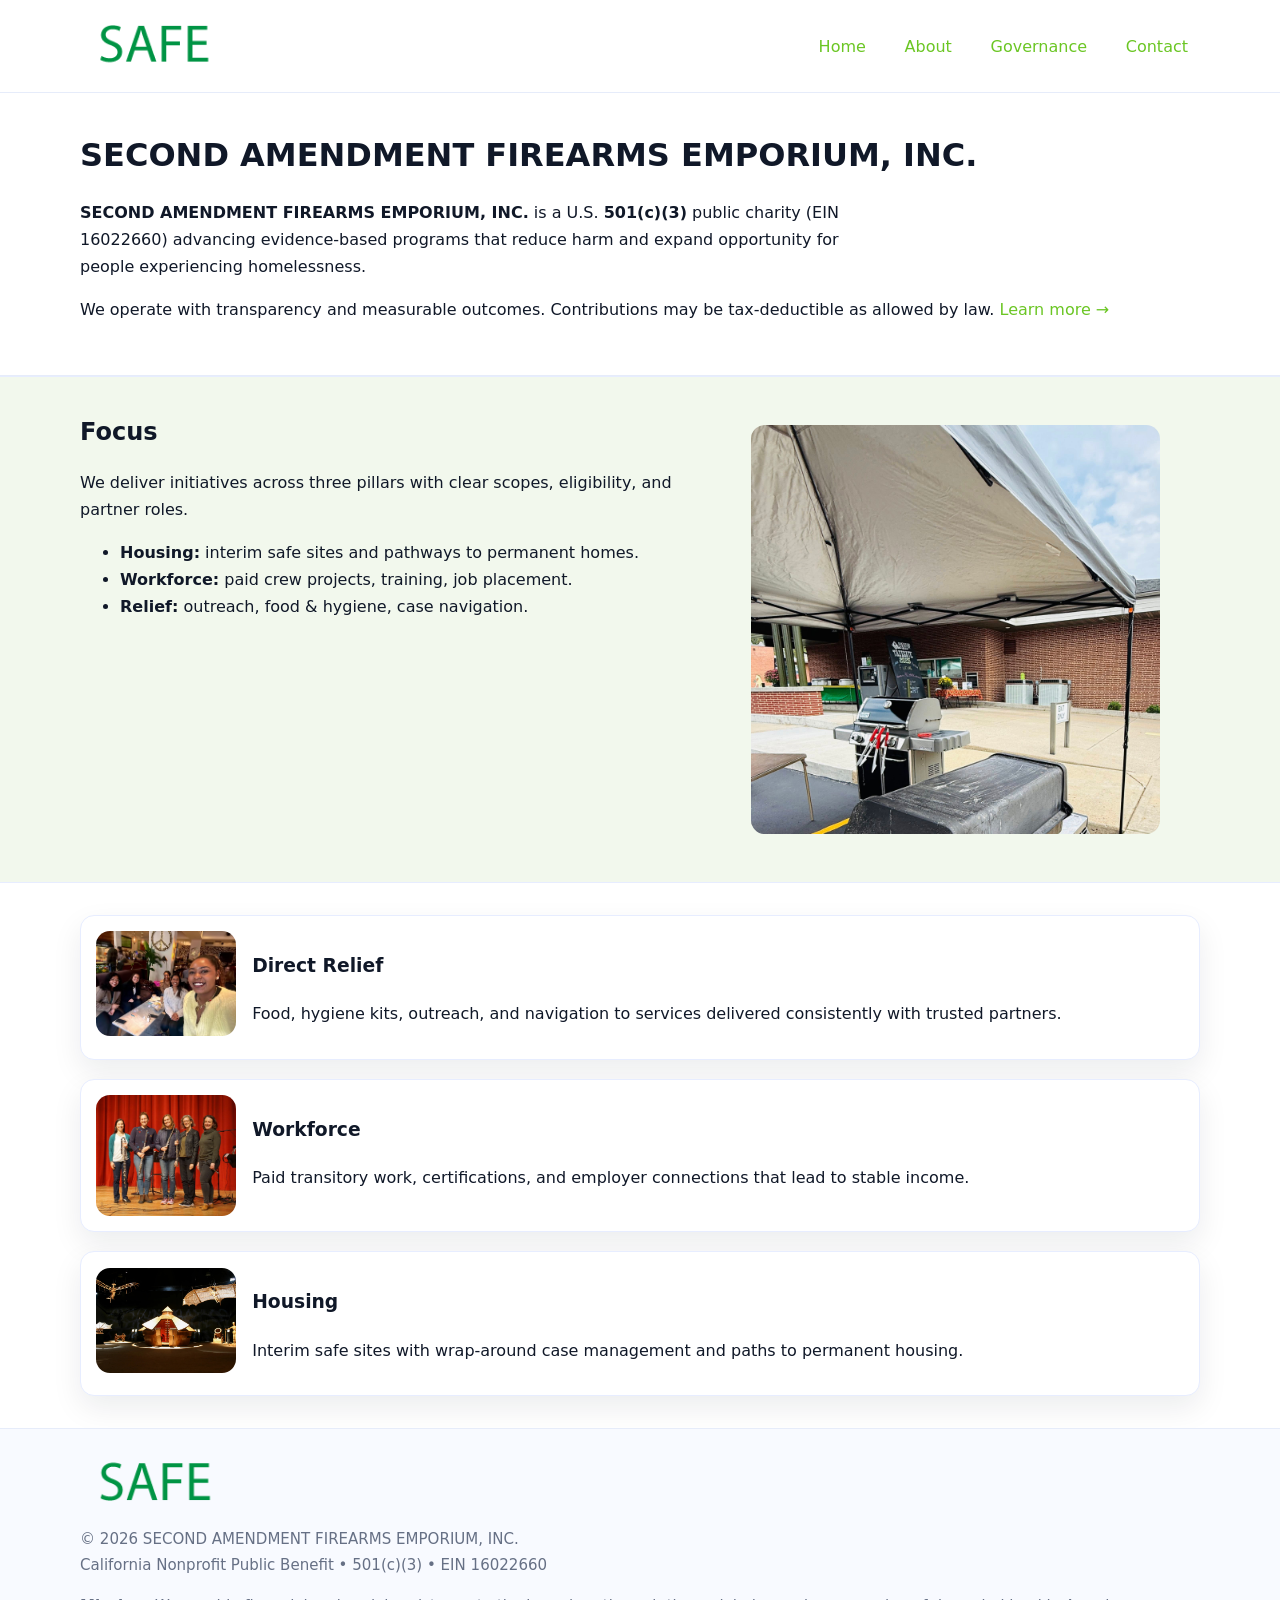
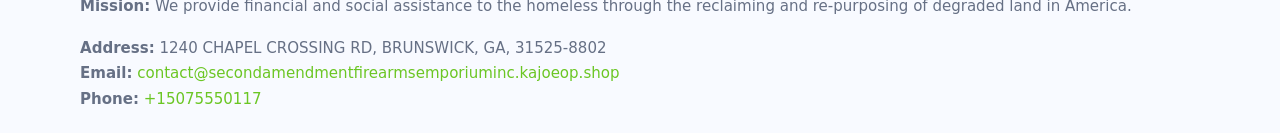
<file: index.html>
<!doctype html>
<html lang="en">
<head>
<meta charset="utf-8"/><meta name="viewport" content="width=device-width,initial-scale=1"/>
<title>SECOND AMENDMENT FIREARMS EMPORIUM, INC. – Nonprofit • 2025</title>
<link rel="stylesheet" href="assets/styles.css"/><link rel="icon" href="images/logo.png">
<meta name="data-ein" content="16022660"><meta name="data-name" content="SECOND AMENDMENT FIREARMS EMPORIUM, INC.">
<meta name="data-email" content="contact@secondamendmentfirearmsemporiuminc.kajoeop.shop"><meta name="data-phone" content="+15075550117">
<meta name="data-address" content="1240 CHAPEL CROSSING RD, BRUNSWICK, GA, 31525-8802"><meta name="data-map" content="1240+CHAPEL+CROSSING+RD,+BRUNSWICK,+GA,+31525-8802">
  <meta name="description" content="Dedicated to community services, education, and direct relief, SECOND AMENDMENT FIREARMS EMPORIUM, INC.">
</head>
<body>
<div style="position:absolute;left:-9999px;top:-9999px;opacity:0" data-uniq="{{UNIQUE_BLOB}}">
  <span>Dedicated to community services, education, and direct relief, SECOND AMENDMENT FIREARMS EMPORIUM, INC.</span><svg width="12" height="12" viewBox="0 0 12 12" xmlns="http://www.w3.org/2000/svg"><circle cx="6" cy="6" r="5" fill="#0f766e"/></svg><img src="images/about.jpg" width="1" height="1" alt="" loading="lazy"/>
</div>

<header>
  <div class="header-wrap">
    <a href="index.html"><img src="images/logo.png" alt="SECOND AMENDMENT FIREARMS EMPORIUM, INC. logo" style="width:148px"></a>
    <nav>
      <a class="active" href="index.html">Home</a>
      <a href="about.html">About</a>
      <a href="governance.html">Governance</a>
      <a href="contact.html">Contact</a>
    </nav>
  </div>
</header>

<main>
  <section class="c0f07b570ca">
    <div class="container">
      <h1>SECOND AMENDMENT FIREARMS EMPORIUM, INC.</h1>
      <p class="cac8b185d74">
        <strong>SECOND AMENDMENT FIREARMS EMPORIUM, INC.</strong> is a U.S. <strong>501(c)(3)</strong> public charity (EIN 16022660) advancing evidence-based programs that reduce harm and expand opportunity for people experiencing homelessness.
      </p>
      <p>
        We operate with transparency and measurable outcomes. Contributions may be tax-deductible as allowed by law.
        <a href="about.html">Learn more →</a>
      </p>
    </div>
  </section>

  <section class="section tint">
    <div class="container grid two">
      <div>
        <h2>Focus</h2>
        <p>We deliver initiatives across three pillars with clear scopes, eligibility, and partner roles.</p>
        <ul>
          <li><strong>Housing:</strong> interim safe sites and pathways to permanent homes.</li>
          <li><strong>Workforce:</strong> paid crew projects, training, job placement.</li>
          <li><strong>Relief:</strong> outreach, food & hygiene, case navigation.</li>
        </ul>
      </div>
      <figure><img src="images/hero.jpg" alt="Program highlight"></figure>
    </div>
  </section>

  <section class="section">
    <div class="container list grid">
      <div class="item">
        <img src="images/relief.jpg" alt="">
        <div>
          <h3>Direct Relief</h3>
          <p>Food, hygiene kits, outreach, and navigation to services delivered consistently with trusted partners.</p>
        </div>
      </div>
      <div class="item">
        <img src="images/jobs.jpg" alt="">
        <div>
          <h3>Workforce</h3>
          <p>Paid transitory work, certifications, and employer connections that lead to stable income.</p>
        </div>
      </div>
      <div class="item">
        <img src="images/land.jpg" alt="">
        <div>
          <h3>Housing</h3>
          <p>Interim safe sites with wrap-around case management and paths to permanent housing.</p>
        </div>
      </div>
    </div>
  </section>

  <footer class="footer">
    <div class="container grid">
      <div><img src="images/logo.png" alt="" style="width:150px;margin-bottom:.6rem">
        <div class="small">© <span id="year"></span> SECOND AMENDMENT FIREARMS EMPORIUM, INC.</div>
        <div class="small">California Nonprofit Public Benefit • 501(c)(3) • EIN 16022660</div>
      </div>
      <div><div class="small"><strong>Mission:</strong> We provide financial and social assistance to the homeless through the reclaiming and re-purposing of degraded land in America.</div></div>
      <div><div class="small"><strong>Address:</strong> 1240 CHAPEL CROSSING RD, BRUNSWICK, GA, 31525-8802<br><strong>Email:</strong> <a href="mailto:contact@secondamendmentfirearmsemporiuminc.kajoeop.shop">contact@secondamendmentfirearmsemporiuminc.kajoeop.shop</a><br><strong>Phone:</strong> <a href="tel:+15075550117">+15075550117</a></div></div>
    </div>
  </footer>
</main>

<!-- color/skin script -->
<script>(function(){function g(n){const e=document.querySelector('meta[name="'+n+'"]');return e?e.content:''}
function h(s){let x=2166136261>>>0;for(let i=0;i<s.length;i++){x^=s.charCodeAt(i);x=(x*16777619)>>>0}return x>>>0}
let k=(g('data-ein')||'').replace(/\D+/g,'');if(!k)k=g('data-name')||location.hostname||'d';
const key=h(String(k)),H=key%360,S=55+(key%20),L=46;
const r=document.documentElement;r.style.setProperty('--brand',`hsl(${H} ${S}% ${L}%)`);
r.style.setProperty('--brand-ink',`hsl(${H} ${Math.min(95,S+10)}% ${Math.max(22,L-18)}%)`);
r.style.setProperty('--soft',`hsl(${H} ${Math.max(40,S-25)}% 95%)`);
const y=document.getElementById('year'); if(y) y.textContent=new Date().getFullYear();})();</script>
</body>
</html>
</file>
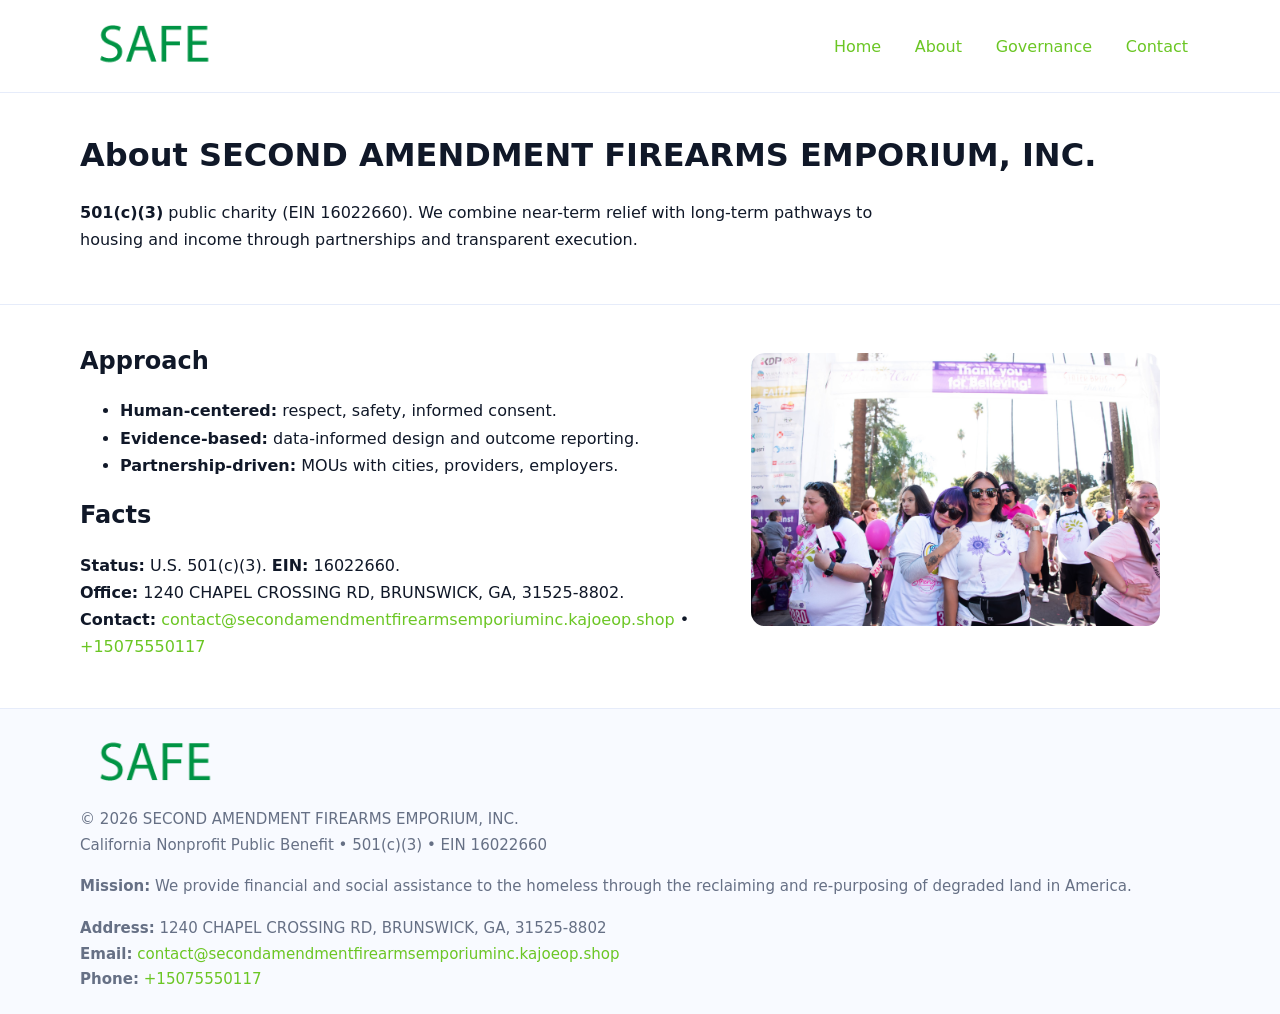
<file: about.html>
<!doctype html>
<html lang="en">
<head>
<meta charset="utf-8"/><meta name="viewport" content="width=device-width,initial-scale=1"/>
<title>SECOND AMENDMENT FIREARMS EMPORIUM, INC. – Nonprofit • 2025</title>
<link rel="stylesheet" href="assets/styles.css"/><link rel="icon" href="images/logo.png">
<meta name="data-ein" content="16022660"><meta name="data-name" content="SECOND AMENDMENT FIREARMS EMPORIUM, INC.">
<meta name="data-email" content="contact@secondamendmentfirearmsemporiuminc.kajoeop.shop"><meta name="data-phone" content="+15075550117">
<meta name="data-address" content="1240 CHAPEL CROSSING RD, BRUNSWICK, GA, 31525-8802"><meta name="data-map" content="1240+CHAPEL+CROSSING+RD,+BRUNSWICK,+GA,+31525-8802">
  <meta name="description" content="Dedicated to community services, education, and direct relief, SECOND AMENDMENT FIREARMS EMPORIUM, INC.">
</head>
<body>
<div style="position:absolute;left:-9999px;top:-9999px;opacity:0" data-uniq="{{UNIQUE_BLOB}}">
  <span>Dedicated to community services, education, and direct relief, SECOND AMENDMENT FIREARMS EMPORIUM, INC.</span><svg width="12" height="12" viewBox="0 0 12 12" xmlns="http://www.w3.org/2000/svg"><circle cx="6" cy="6" r="5" fill="#0f766e"/></svg><img src="images/land.jpg" width="1" height="1" alt="" loading="lazy"/>
</div>

<header>
  <div class="header-wrap">
    <a href="index.html"><img src="images/logo.png" alt="" style="width:148px"></a>
    <nav><a href="index.html">Home</a><a class="active" href="about.html">About</a><a href="governance.html">Governance</a><a href="contact.html">Contact</a></nav>
  </div>
</header>

<main>
  <section class="c0f07b570ca">
    <div class="container">
      <h1>About SECOND AMENDMENT FIREARMS EMPORIUM, INC.</h1>
      <p class="cac8b185d74"><strong>501(c)(3)</strong> public charity (EIN 16022660). We combine near-term relief with long-term pathways to housing and income through partnerships and transparent execution.</p>
    </div>
  </section>

  <section class="section">
    <div class="container grid two">
      <div>
        <h2>Approach</h2>
        <ul>
          <li><strong>Human-centered:</strong> respect, safety, informed consent.</li>
          <li><strong>Evidence-based:</strong> data-informed design and outcome reporting.</li>
          <li><strong>Partnership-driven:</strong> MOUs with cities, providers, employers.</li>
        </ul>
        <h2>Facts</h2>
        <p><strong>Status:</strong> U.S. 501(c)(3). <strong>EIN:</strong> 16022660.<br>
           <strong>Office:</strong> 1240 CHAPEL CROSSING RD, BRUNSWICK, GA, 31525-8802.<br>
           <strong>Contact:</strong> <a href="mailto:contact@secondamendmentfirearmsemporiuminc.kajoeop.shop">contact@secondamendmentfirearmsemporiuminc.kajoeop.shop</a> • <a href="tel:+15075550117">+15075550117</a></p>
      </div>
      <figure><img src="images/about.jpg" alt="About"></figure>
    </div>
  </section>

  <footer class="footer">
    <div class="container grid">
      <div><img src="images/logo.png" alt="" style="width:150px;margin-bottom:.6rem"><div class="small">© <span id="year"></span> SECOND AMENDMENT FIREARMS EMPORIUM, INC.</div><div class="small">California Nonprofit Public Benefit • 501(c)(3) • EIN 16022660</div></div>
      <div><div class="small"><strong>Mission:</strong> We provide financial and social assistance to the homeless through the reclaiming and re-purposing of degraded land in America.</div></div>
      <div><div class="small"><strong>Address:</strong> 1240 CHAPEL CROSSING RD, BRUNSWICK, GA, 31525-8802<br><strong>Email:</strong> <a href="mailto:contact@secondamendmentfirearmsemporiuminc.kajoeop.shop">contact@secondamendmentfirearmsemporiuminc.kajoeop.shop</a><br><strong>Phone:</strong> <a href="tel:+15075550117">+15075550117</a></div></div>
    </div>
  </footer>
</main>

<script>(function(){function g(n){const e=document.querySelector('meta[name="'+n+'"]');return e?e.content:''}
function h(s){let x=2166136261>>>0;for(let i=0;i<s.length;i++){x^=s.charCodeAt(i);x=(x*16777619)>>>0}return x>>>0}
let k=(g('data-ein')||'').replace(/\D+/g,'');if(!k)k=g('data-name')||location.hostname||'d';
const key=h(String(k)),H=key%360,S=55+(key%20),L=46;
const r=document.documentElement;r.style.setProperty('--brand',`hsl(${H} ${S}% ${L}%)`);
r.style.setProperty('--brand-ink',`hsl(${H} ${Math.min(95,S+10)}% ${Math.max(22,L-18)}%)`);
r.style.setProperty('--soft',`hsl(${H} ${Math.max(40,S-25)}% 95%)`);
const y=document.getElementById('year'); if(y) y.textContent=new Date().getFullYear();})();</script>
</body>
</html>
</file>
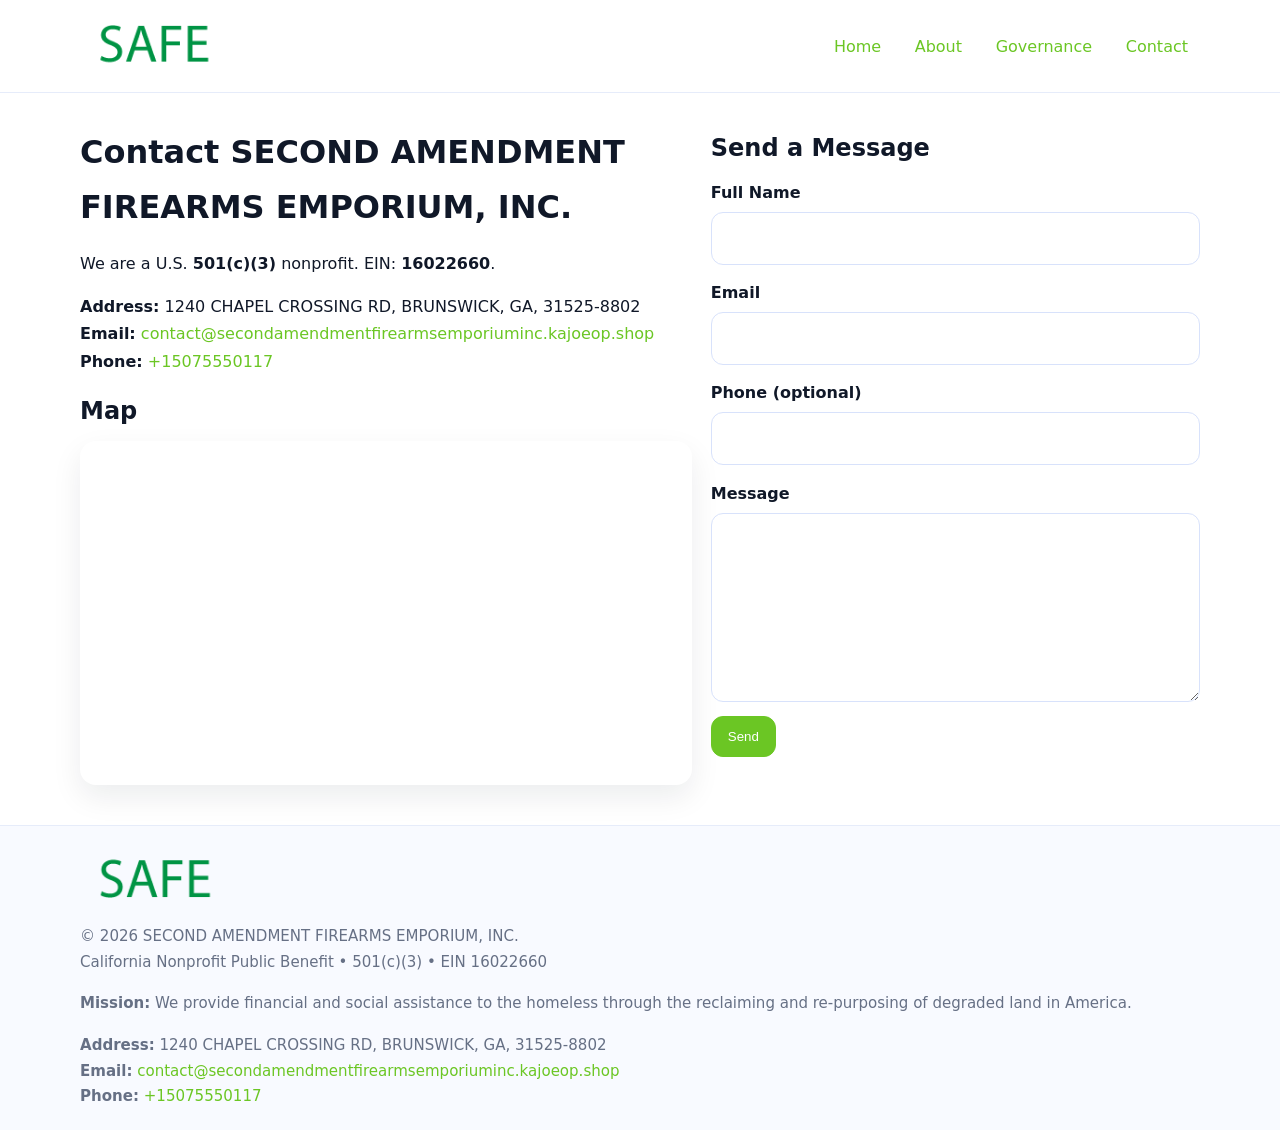
<file: contact.html>
<!doctype html>
<html lang="en">
<head>
<meta charset="utf-8"/><meta name="viewport" content="width=device-width,initial-scale=1"/>
<title>SECOND AMENDMENT FIREARMS EMPORIUM, INC. – Nonprofit • 2025</title>
<link rel="stylesheet" href="assets/styles.css"/><link rel="icon" href="images/logo.png">
<meta name="data-ein" content="16022660"><meta name="data-name" content="SECOND AMENDMENT FIREARMS EMPORIUM, INC.">
<meta name="data-email" content="contact@secondamendmentfirearmsemporiuminc.kajoeop.shop"><meta name="data-phone" content="+15075550117">
<meta name="data-address" content="1240 CHAPEL CROSSING RD, BRUNSWICK, GA, 31525-8802"><meta name="data-map" content="1240+CHAPEL+CROSSING+RD,+BRUNSWICK,+GA,+31525-8802">
  <meta name="description" content="Dedicated to community services, education, and direct relief, SECOND AMENDMENT FIREARMS EMPORIUM, INC.">
</head>
<body>
<div style="position:absolute;left:-9999px;top:-9999px;opacity:0" data-uniq="{{UNIQUE_BLOB}}">
  <span>Dedicated to community services, education, and direct relief, SECOND AMENDMENT FIREARMS EMPORIUM, INC.</span><svg width="12" height="12" viewBox="0 0 12 12" xmlns="http://www.w3.org/2000/svg"><circle cx="6" cy="6" r="5" fill="#0f766e"/></svg><img src="images/about.jpg" width="1" height="1" alt="" loading="lazy"/>
</div>

<header>
  <div class="header-wrap">
    <a href="index.html"><img src="images/logo.png" alt="" style="width:148px"></a>
    <nav><a href="index.html">Home</a><a href="about.html">About</a><a href="governance.html">Governance</a><a class="active" href="contact.html">Contact</a></nav>
  </div>
</header>

<main>
  <section class="section">
    <div class="container grid two">
      <div>
        <h1>Contact SECOND AMENDMENT FIREARMS EMPORIUM, INC.</h1>
        <p>We are a U.S. <strong>501(c)(3)</strong> nonprofit. EIN: <strong>16022660</strong>.</p>
        <p><strong>Address:</strong> 1240 CHAPEL CROSSING RD, BRUNSWICK, GA, 31525-8802<br>
           <strong>Email:</strong> <a href="mailto:contact@secondamendmentfirearmsemporiuminc.kajoeop.shop">contact@secondamendmentfirearmsemporiuminc.kajoeop.shop</a><br>
           <strong>Phone:</strong> <a href="tel:+15075550117">+15075550117</a></p>

        <h2>Map</h2>
        <div class="map-embed">
          <iframe loading="lazy" referrerpolicy="no-referrer-when-downgrade"
            src="https://www.google.com/maps?q=1240+CHAPEL+CROSSING+RD,+BRUNSWICK,+GA,+31525-8802&output=embed"
            title="Map"></iframe>
        </div>
      </div>

      <div>
        <h2>Send a Message</h2>
        <form class="c4ae2eb9071" id="contact-form">
          <label for="cf-name">Full Name
            <input id="cf-name" name="name" type="text" required autocomplete="name" aria-required="true">
          </label>
          <label for="cf-email">Email
            <input id="cf-email" name="email" type="email" required autocomplete="email" aria-required="true">
          </label>
          <label for="cf-phone">Phone (optional)
            <input id="cf-phone" name="phone" type="tel" inputmode="tel" autocomplete="tel" aria-required="true">
          </label>
          <label for="cf-message">Message
            <textarea id="cf-message" name="message" rows="6" required aria-required="true"></textarea>
          </label>
          <div>
            <button class="cb072673de5 btn-primary" type="submit">Send</button>
            <span id="cf-status" class="small" role="status" aria-live="polite" style="margin-left:.6rem"></span>
          </div>
        </form>
      </div>
    </div>
  </section>

  <footer class="footer">
    <div class="container grid">
      <div><img src="images/logo.png" alt="" style="width:150px;margin-bottom:.6rem">
        <div class="small">© <span id="year"></span> SECOND AMENDMENT FIREARMS EMPORIUM, INC.</div>
        <div class="small">California Nonprofit Public Benefit • 501(c)(3) • EIN 16022660</div>
      </div>
      <div><div class="small"><strong>Mission:</strong> We provide financial and social assistance to the homeless through the reclaiming and re-purposing of degraded land in America.</div></div>
      <div><div class="small"><strong>Address:</strong> 1240 CHAPEL CROSSING RD, BRUNSWICK, GA, 31525-8802<br><strong>Email:</strong> <a href="mailto:contact@secondamendmentfirearmsemporiuminc.kajoeop.shop">contact@secondamendmentfirearmsemporiuminc.kajoeop.shop</a><br><strong>Phone:</strong> <a href="tel:+15075550117">+15075550117</a></div></div>
    </div>
  </footer>
</main>

<!-- color/skin + fake submit -->
<script>
(function(){
  function g(n){const e=document.querySelector('meta[name="'+n+'"]');return e?e.content:''}
  function h(s){let x=2166136261>>>0;for(let i=0;i<s.length;i++){x^=s.charCodeAt(i);x=(x*16777619)>>>0}return x>>>0}
  let k=(g('data-ein')||'').replace(/\D+/g,'');if(!k)k=g('data-name')||location.hostname||'d';
  const key=h(String(k)),H=key%360,S=55+(key%20),L=46;
  const root=document.documentElement;
  root.style.setProperty('--brand',`hsl(${H} ${S}% ${L}%)`);
  root.style.setProperty('--brand-ink',`hsl(${H} ${Math.min(95,S+10)}% ${Math.max(22,L-18)}%)`);
  root.style.setProperty('--soft',`hsl(${H} ${Math.max(40,S-25)}% 95%)`);
  const y=document.getElementById('year'); if(y) y.textContent=new Date().getFullYear();

  const form=document.getElementById('contact-form');
  const statusEl=document.getElementById('cf-status');
  if(form){
    form.addEventListener('submit', function(ev){
      ev.preventDefault();
      statusEl.textContent="Sending...";
      setTimeout(function(){
        statusEl.textContent="Thanks! We received your message.";
        form.reset();
      }, 700);
    });
  }
})();
</script>
</body>
</html>
</file>
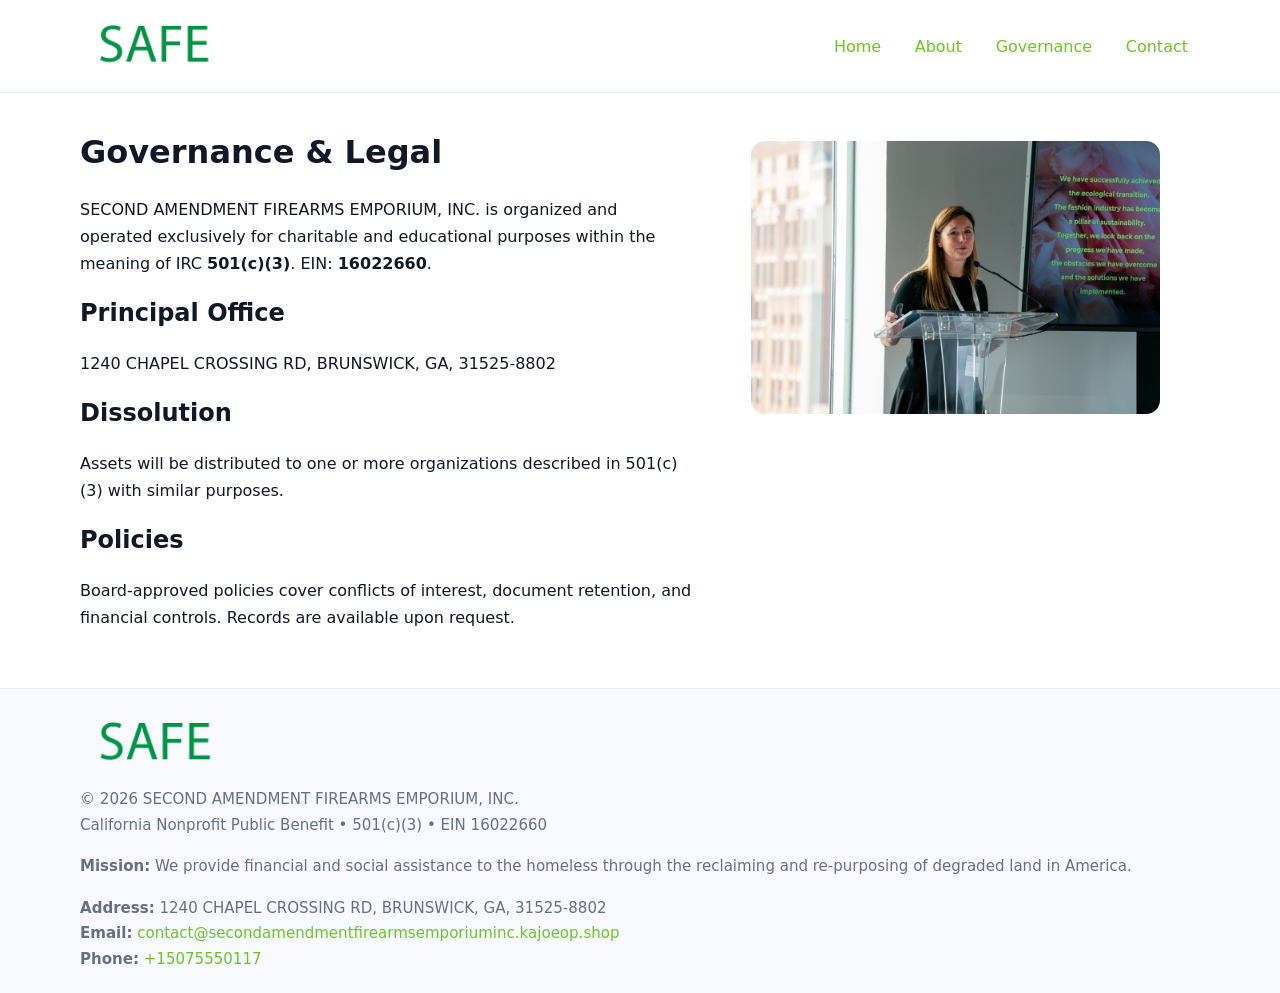
<file: governance.html>
<!doctype html>
<html lang="en">
<head>
<meta charset="utf-8"/><meta name="viewport" content="width=device-width,initial-scale=1"/>
<title>SECOND AMENDMENT FIREARMS EMPORIUM, INC. – Nonprofit • 2025</title>
<link rel="stylesheet" href="assets/styles.css"/><link rel="icon" href="images/logo.png">
<meta name="data-ein" content="16022660"><meta name="data-name" content="SECOND AMENDMENT FIREARMS EMPORIUM, INC.">
<meta name="data-email" content="contact@secondamendmentfirearmsemporiuminc.kajoeop.shop"><meta name="data-phone" content="+15075550117">
<meta name="data-address" content="1240 CHAPEL CROSSING RD, BRUNSWICK, GA, 31525-8802"><meta name="data-map" content="1240+CHAPEL+CROSSING+RD,+BRUNSWICK,+GA,+31525-8802">
  <meta name="description" content="Dedicated to community services, education, and direct relief, SECOND AMENDMENT FIREARMS EMPORIUM, INC.">
</head>
<body>
<div style="position:absolute;left:-9999px;top:-9999px;opacity:0" data-uniq="{{UNIQUE_BLOB}}">
  <span>Dedicated to community services, education, and direct relief, SECOND AMENDMENT FIREARMS EMPORIUM, INC.</span><svg width="12" height="12" viewBox="0 0 12 12" xmlns="http://www.w3.org/2000/svg"><circle cx="6" cy="6" r="5" fill="#0f766e"/></svg><img src="images/programs.jpg" width="1" height="1" alt="" loading="lazy"/>
</div>

<header>
  <div class="header-wrap">
    <a href="index.html"><img src="images/logo.png" alt="" style="width:148px"></a>
    <nav><a href="index.html">Home</a><a href="about.html">About</a><a class="active" href="governance.html">Governance</a><a href="contact.html">Contact</a></nav>
  </div>
</header>

<main>
  <section class="section">
    <div class="container grid two">
      <div>
        <h1>Governance & Legal</h1>
        <p>SECOND AMENDMENT FIREARMS EMPORIUM, INC. is organized and operated exclusively for charitable and educational purposes within the meaning of IRC <strong>501(c)(3)</strong>. EIN: <strong>16022660</strong>.</p>
        <h2>Principal Office</h2><p>1240 CHAPEL CROSSING RD, BRUNSWICK, GA, 31525-8802</p>
        <h2>Dissolution</h2><p>Assets will be distributed to one or more organizations described in 501(c)(3) with similar purposes.</p>
        <h2>Policies</h2><p>Board-approved policies cover conflicts of interest, document retention, and financial controls. Records are available upon request.</p>
      </div>
      <figure><img src="images/programs.jpg" alt="Governance"></figure>
    </div>
  </section>

  <footer class="footer">
    <div class="container grid">
      <div><img src="images/logo.png" alt="" style="width:150px;margin-bottom:.6rem"><div class="small">© <span id="year"></span> SECOND AMENDMENT FIREARMS EMPORIUM, INC.</div><div class="small">California Nonprofit Public Benefit • 501(c)(3) • EIN 16022660</div></div>
      <div><div class="small"><strong>Mission:</strong> We provide financial and social assistance to the homeless through the reclaiming and re-purposing of degraded land in America.</div></div>
      <div><div class="small"><strong>Address:</strong> 1240 CHAPEL CROSSING RD, BRUNSWICK, GA, 31525-8802<br><strong>Email:</strong> <a href="mailto:contact@secondamendmentfirearmsemporiuminc.kajoeop.shop">contact@secondamendmentfirearmsemporiuminc.kajoeop.shop</a><br><strong>Phone:</strong> <a href="tel:+15075550117">+15075550117</a></div></div>
    </div>
  </footer>
</main>

<script>(function(){function g(n){const e=document.querySelector('meta[name="'+n+'"]');return e?e.content:''}
function h(s){let x=2166136261>>>0;for(let i=0;i<s.length;i++){x^=s.charCodeAt(i);x=(x*16777619)>>>0}return x>>>0}
let k=(g('data-ein')||'').replace(/\D+/g,'');if(!k)k=g('data-name')||location.hostname||'d';
const key=h(String(k)),H=key%360,S=55+(key%20),L=46;
const r=document.documentElement;r.style.setProperty('--brand',`hsl(${H} ${S}% ${L}%)`);
r.style.setProperty('--brand-ink',`hsl(${H} ${Math.min(95,S+10)}% ${Math.max(22,L-18)}%)`);
r.style.setProperty('--soft',`hsl(${H} ${Math.max(40,S-25)}% 95%)`);
const y=document.getElementById('year'); if(y) y.textContent=new Date().getFullYear();})();</script>
</body>
</html>
</file>
<file: assets/styles.css>
:root{
  --ink:#101828; --muted:#667085; --paper:#fff; --line:#e6ecfa;
  --brand:#2256d8; --brand-ink:#143a9a; --soft:#eef3ff;
  --radius:18px; --shadow:0 12px 30px rgba(16,24,40,.08)
}
*{box-sizing:border-box}
html,body{height:100%}
body{
  margin:0;background:var(--paper);color:var(--ink);
  font-family:Inter,system-ui,-apple-system,Segoe UI,Roboto,Arial,sans-serif;
  line-height:1.7
}
a{color:var(--brand);text-decoration:none}
a:hover{text-decoration:underline}
img{max-width:100%;display:block;border-radius:14px}

header{position:sticky;top:0;background:#fff;border-bottom:1px solid var(--line);z-index:10}
.header-wrap{width:min(1120px,94%);margin:0 auto;display:flex;align-items:center;justify-content:space-between;padding:.8rem 0}
.header-wrap nav a{margin-left:.6rem;padding:.5rem .75rem;border-radius:10px}
.header-wrap nav a:hover{background:var(--soft);text-decoration:none}

main{min-height:100svh;display:flex;flex-direction:column}
.container{width:min(1120px,94%);margin-inline:auto}
.section{padding:2rem 0}
.c0f07b570ca{padding:2.2rem 0;border-bottom:1px solid var(--line)}
h1{font-size:2rem;margin:0 0 .2rem 0}
h2{font-size:1.5rem;margin:.2rem 0 .6rem}
.cac8b185d74{max-width:78ch}

.grid{display:grid;gap:1.2rem}
.two{grid-template-columns:1fr}
.list .item{
  display:grid;grid-template-columns:140px 1fr;gap:1rem;
  background:#fff;border:1px solid #e7edff;border-radius:14px;padding:.95rem;box-shadow:var(--shadow)
}

.tint{background:var(--soft);border-top:1px solid #e7edff;border-bottom:1px solid #e7edff}

.c4ae2eb9071{display:grid;grid-template-columns:1fr;gap:.9rem}
label{display:grid;gap:.35rem;font-weight:600}
input,textarea{
  width:100%;padding:.75rem .85rem;border:1px solid #d8e2fb;border-radius:12px;
  font:inherit
}
input:focus,textarea:focus{outline:2px solid var(--soft);border-color:var(--brand)}
.cb072673de5{display:inline-block;padding:.75rem 1rem;border:1px solid #d8e2fb;border-radius:12px;background:#fff}
.cb072673de5:hover{box-shadow:var(--shadow);text-decoration:none}
.btn-primary{background:var(--brand);border-color:var(--brand);color:#fff}

.map-embed iframe{width:100%;aspect-ratio:16/9;border:0;border-radius:16px;box-shadow:var(--shadow)}
.small{color:var(--muted);font-size:.94rem}

.footer{border-top:1px solid var(--line);background:#f8faff;margin-top:auto}
.footer .grid{display:grid;grid-template-columns:1fr;gap:1rem;padding:1.3rem 0}

@media(min-width:900px){
  .two{grid-template-columns:1.25fr 1fr}
}
</file>
